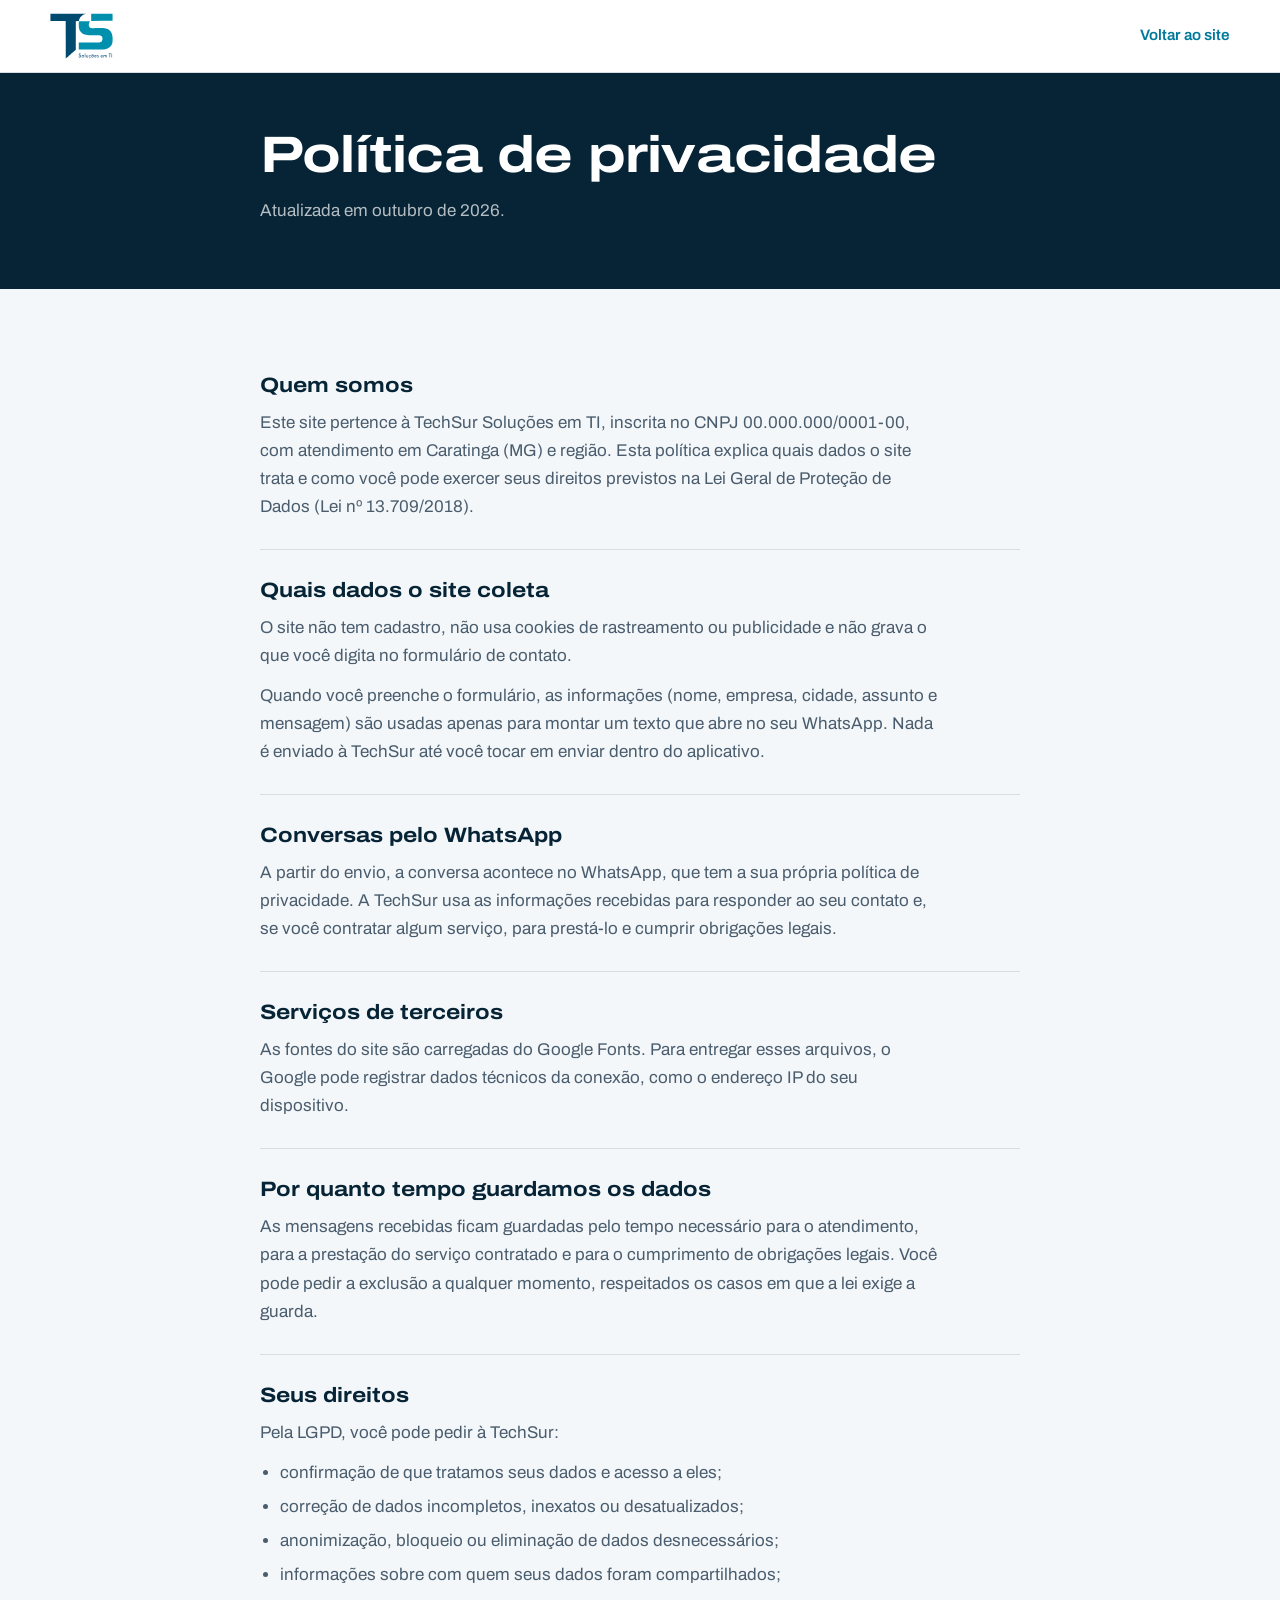
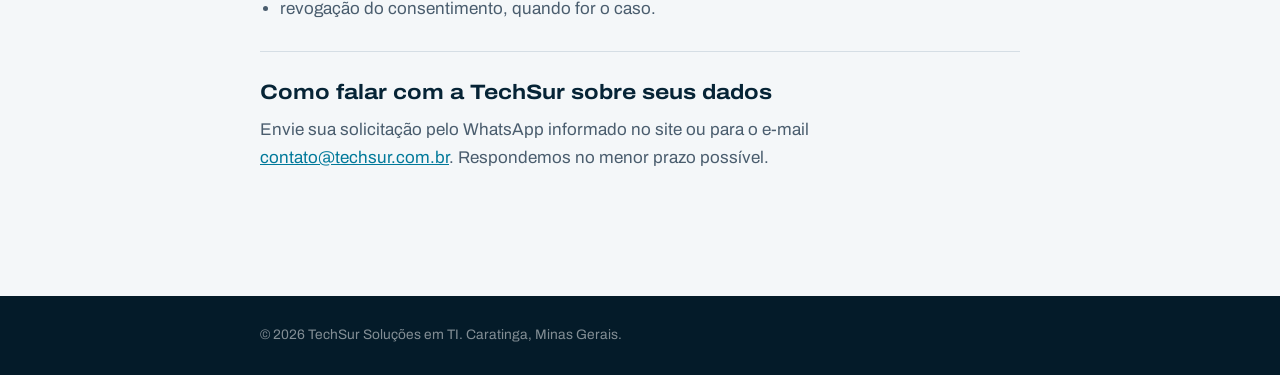
<file: politica-de-privacidade.html>
<!doctype html>
<html lang="pt-BR">
<head>
<meta charset="utf-8">
<meta name="viewport" content="width=device-width, initial-scale=1, viewport-fit=cover">
<title>Política de privacidade | TechSur</title>
<meta name="description" content="Como o site da TechSur Soluções em TI trata os seus dados, de acordo com a LGPD.">
<meta name="theme-color" content="#062436">
<link rel="icon" type="image/svg+xml" href="img/favicon.svg">
<link rel="apple-touch-icon" href="img/apple-touch-icon.png">
<link rel="preconnect" href="https://fonts.googleapis.com">
<link rel="preconnect" href="https://fonts.gstatic.com" crossorigin>
<link href="https://fonts.googleapis.com/css2?family=Archivo:wdth,wght@62..125,400..800&display=swap" rel="stylesheet">
<style>
:root{
  --marinho:#062436;
  --marinho-fundo:#041B29;
  --azul:#00799A;
  --ciano:#22C3E6;
  --papel:#F4F7F9;
  --linha:#D5DEE5;
  --texto:#062436;
  --texto-suave:#4A5D6E;
}
*,*::before,*::after{box-sizing:border-box}
*{margin:0;padding:0}
body{font-family:"Archivo",system-ui,-apple-system,"Segoe UI",sans-serif;font-size:1.0625rem;line-height:1.65;color:var(--texto);background:var(--papel);-webkit-font-smoothing:antialiased}
a{color:var(--azul)}
:focus-visible{outline:2px solid var(--ciano);outline-offset:3px}
.container{width:min(100% - 32px,760px);margin-inline:auto}
.topo{background:#fff;color:var(--texto);border-bottom:1px solid var(--linha)}
.topo-interno{width:min(100% - 32px,1180px);margin-inline:auto;height:72px;display:flex;align-items:center;justify-content:space-between;gap:20px}
.marca{display:flex;align-items:center;text-decoration:none}
.marca img{height:46px;width:auto}
.voltar{color:var(--azul);text-decoration:none;font-size:.95rem;font-weight:600}
.voltar:hover{text-decoration:underline}
.cabeca{background:var(--marinho);color:#fff;padding:56px 0 64px}
h1{font-stretch:125%;font-weight:700;font-size:clamp(2rem,5vw,3.2rem);line-height:1.05;letter-spacing:-.015em}
.cabeca p{margin-top:14px;color:rgba(255,255,255,.7)}
main{padding:56px 0 96px}
section{padding:28px 0;border-bottom:1px solid var(--linha)}
section:last-child{border-bottom:0}
h2{font-stretch:115%;font-weight:700;font-size:1.3rem;line-height:1.25;margin-bottom:10px}
section p{color:var(--texto-suave);max-width:68ch}
section p+p{margin-top:12px}
section ul{margin:12px 0 0 20px;color:var(--texto-suave)}
section li+li{margin-top:6px}
.rodape{background:var(--marinho-fundo);color:rgba(255,255,255,.5);font-size:.86rem;padding:28px 0}
@media (min-width:768px){.container{width:min(100% - 64px,760px)}.topo-interno{width:min(100% - 64px,1180px)}}
</style>
</head>
<body>
<header class="topo">
  <div class="topo-interno">
    <a class="marca" href="index.html"><img src="img/techsur-logo.svg" alt="TechSur Soluções em TI" width="64" height="46"></a>
    <a class="voltar" href="index.html">Voltar ao site</a>
  </div>
</header>
<div class="cabeca">
  <div class="container">
    <h1>Política de privacidade</h1>
    <p>Atualizada em outubro de 2026.</p>
  </div>
</div>
<main class="container">
  <section>
    <h2>Quem somos</h2>
    <p>Este site pertence à TechSur Soluções em TI, inscrita no CNPJ 00.000.000/0001-00, com atendimento em Caratinga (MG) e região. Esta política explica quais dados o site trata e como você pode exercer seus direitos previstos na Lei Geral de Proteção de Dados (Lei nº 13.709/2018).</p>
  </section>
  <section>
    <h2>Quais dados o site coleta</h2>
    <p>O site não tem cadastro, não usa cookies de rastreamento ou publicidade e não grava o que você digita no formulário de contato.</p>
    <p>Quando você preenche o formulário, as informações (nome, empresa, cidade, assunto e mensagem) são usadas apenas para montar um texto que abre no seu WhatsApp. Nada é enviado à TechSur até você tocar em enviar dentro do aplicativo.</p>
  </section>
  <section>
    <h2>Conversas pelo WhatsApp</h2>
    <p>A partir do envio, a conversa acontece no WhatsApp, que tem a sua própria política de privacidade. A TechSur usa as informações recebidas para responder ao seu contato e, se você contratar algum serviço, para prestá-lo e cumprir obrigações legais.</p>
  </section>
  <section>
    <h2>Serviços de terceiros</h2>
    <p>As fontes do site são carregadas do Google Fonts. Para entregar esses arquivos, o Google pode registrar dados técnicos da conexão, como o endereço IP do seu dispositivo.</p>
  </section>
  <section>
    <h2>Por quanto tempo guardamos os dados</h2>
    <p>As mensagens recebidas ficam guardadas pelo tempo necessário para o atendimento, para a prestação do serviço contratado e para o cumprimento de obrigações legais. Você pode pedir a exclusão a qualquer momento, respeitados os casos em que a lei exige a guarda.</p>
  </section>
  <section>
    <h2>Seus direitos</h2>
    <p>Pela LGPD, você pode pedir à TechSur:</p>
    <ul>
      <li>confirmação de que tratamos seus dados e acesso a eles;</li>
      <li>correção de dados incompletos, inexatos ou desatualizados;</li>
      <li>anonimização, bloqueio ou eliminação de dados desnecessários;</li>
      <li>informações sobre com quem seus dados foram compartilhados;</li>
      <li>revogação do consentimento, quando for o caso.</li>
    </ul>
  </section>
  <section>
    <h2>Como falar com a TechSur sobre seus dados</h2>
    <p>Envie sua solicitação pelo WhatsApp informado no site ou para o e-mail <a href="mailto:contato@techsur.com.br">contato@techsur.com.br</a>. Respondemos no menor prazo possível.</p>
  </section>
</main>
<footer class="rodape">
  <div class="container">© 2026 TechSur Soluções em TI. Caratinga, Minas Gerais.</div>
</footer>
</body>
</html>
</file>
